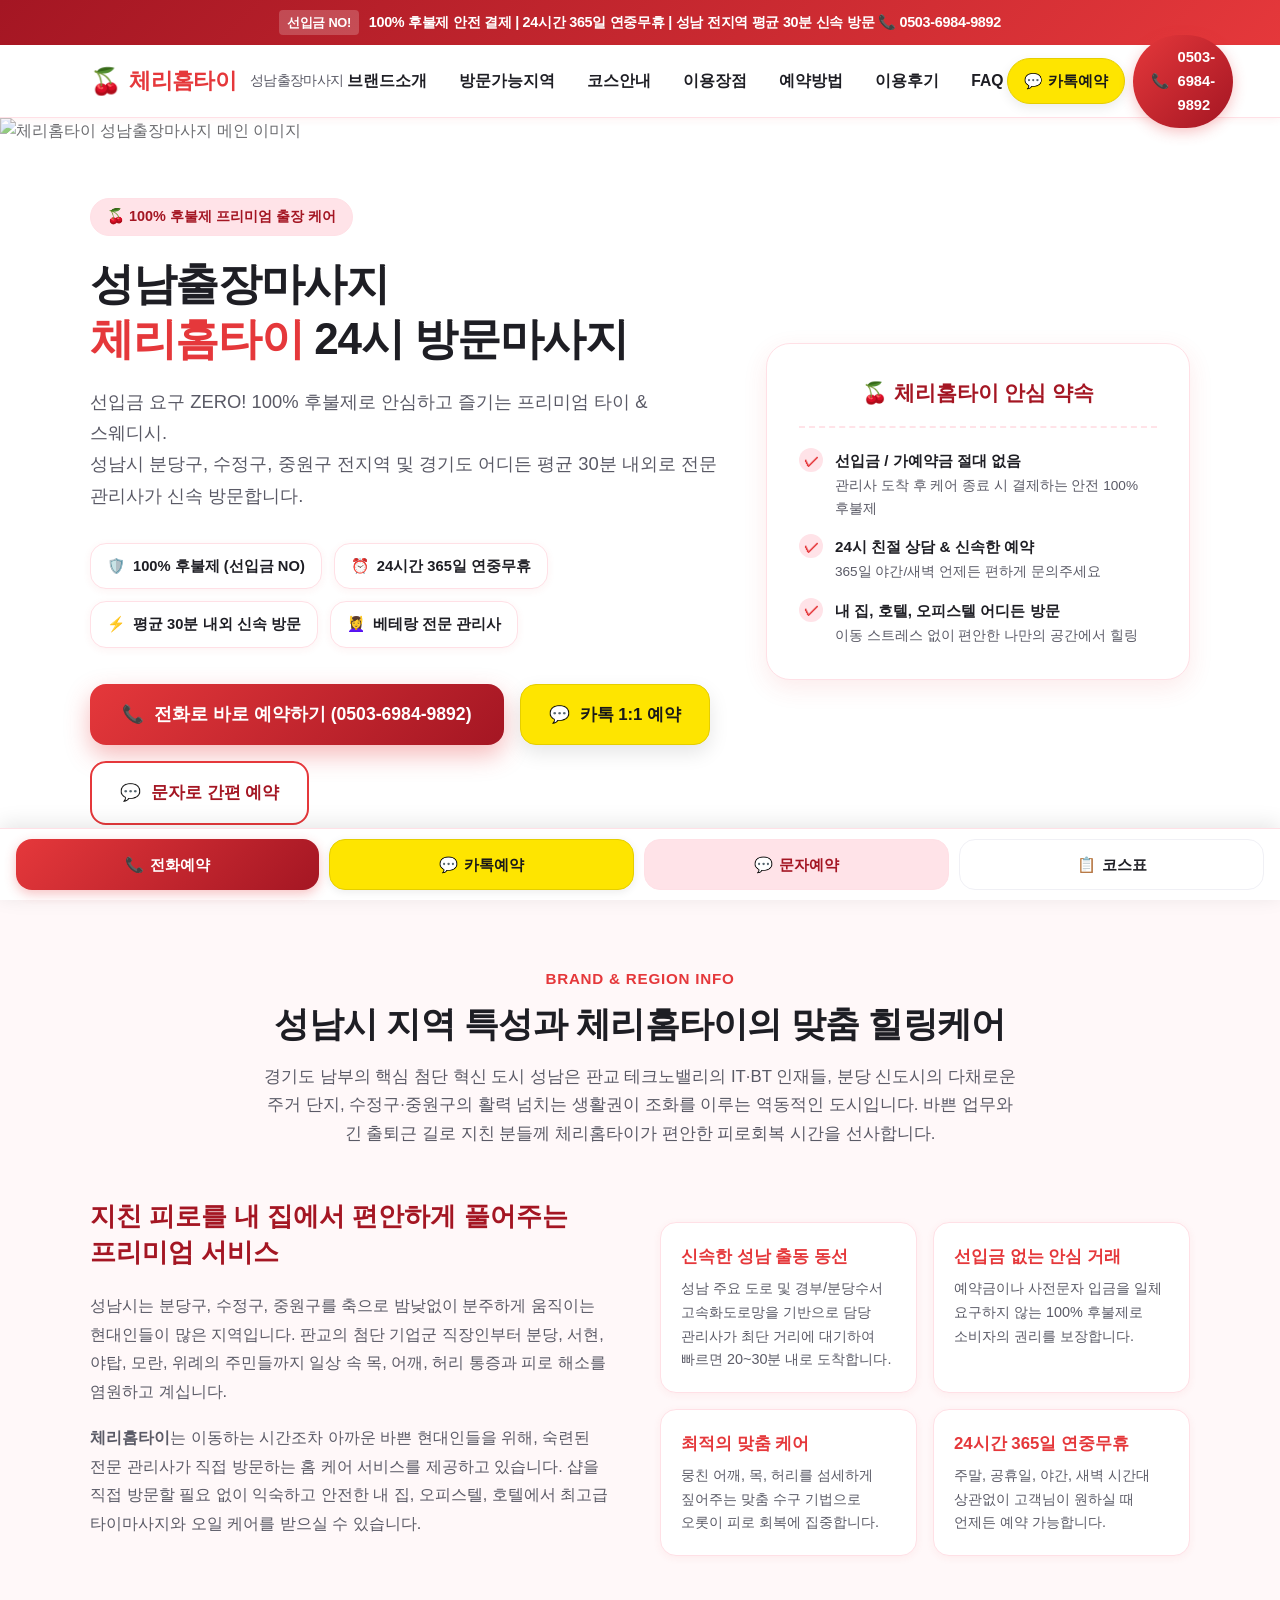
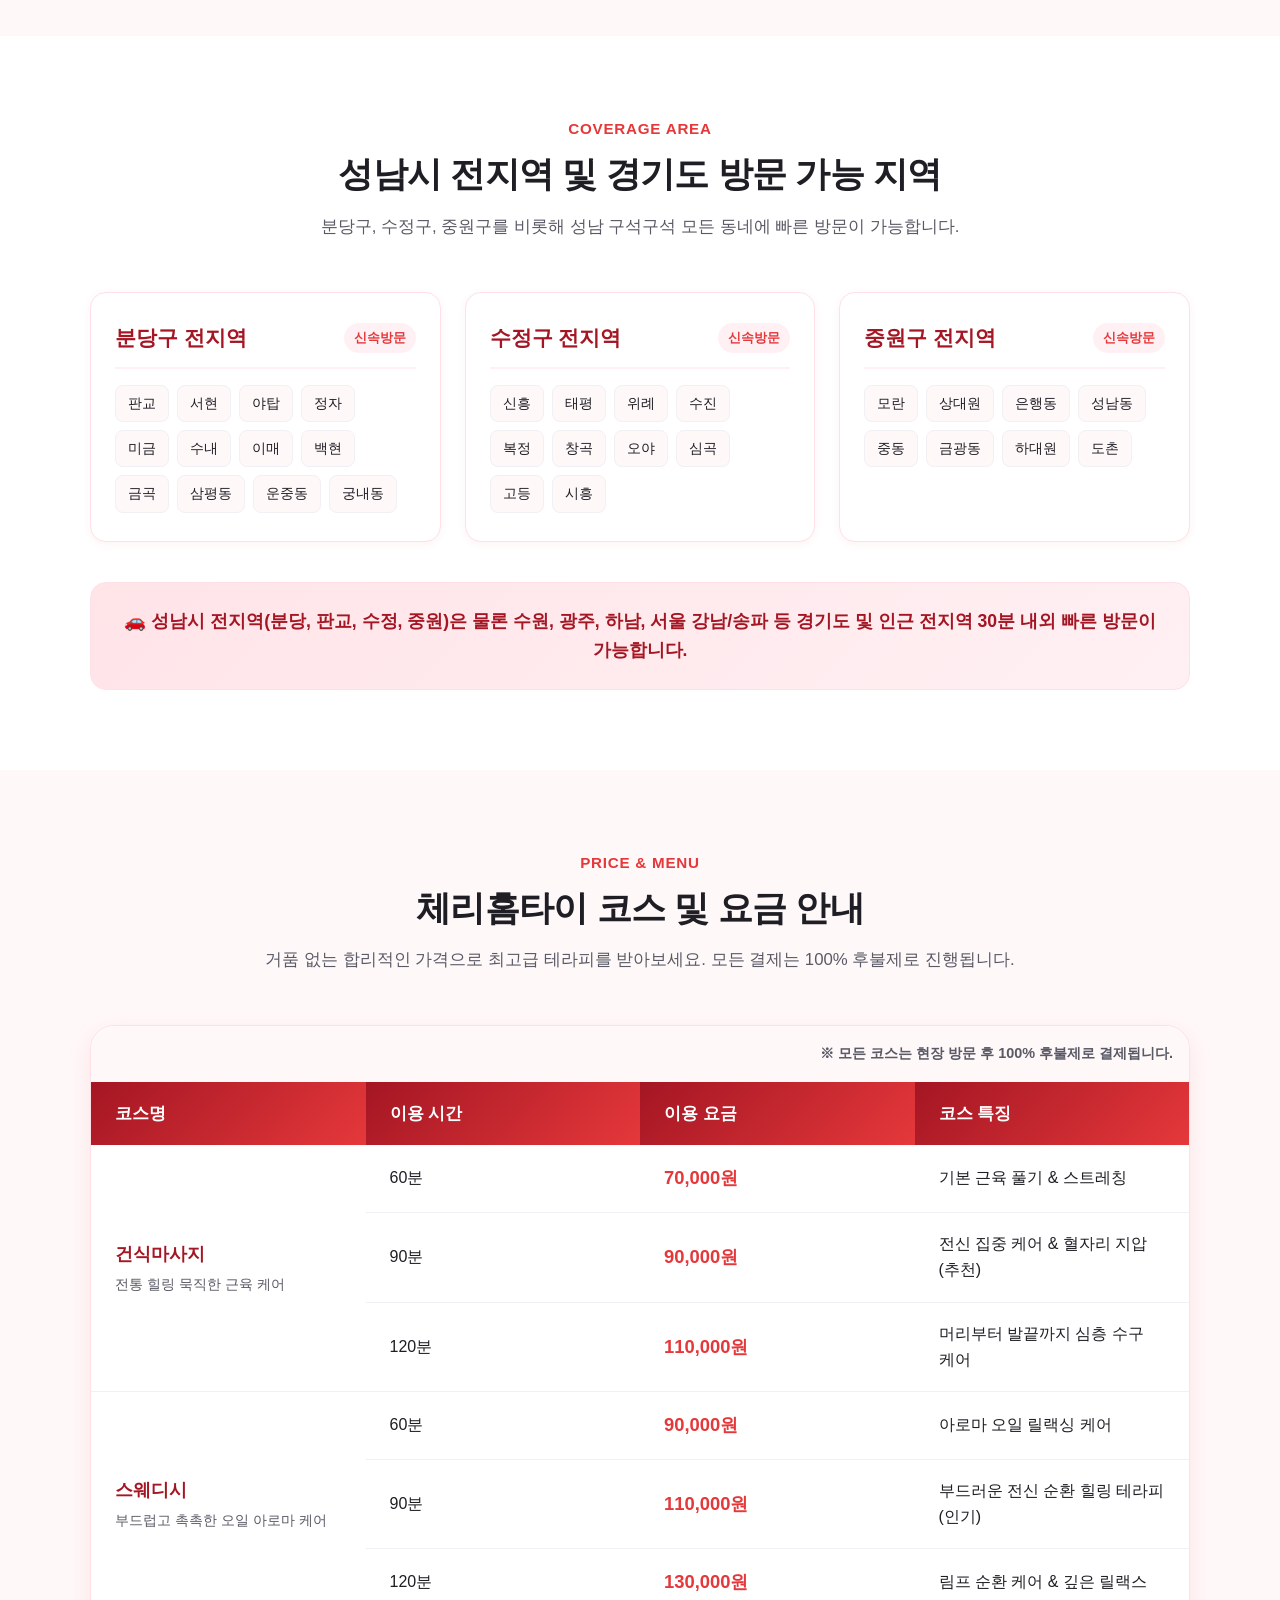
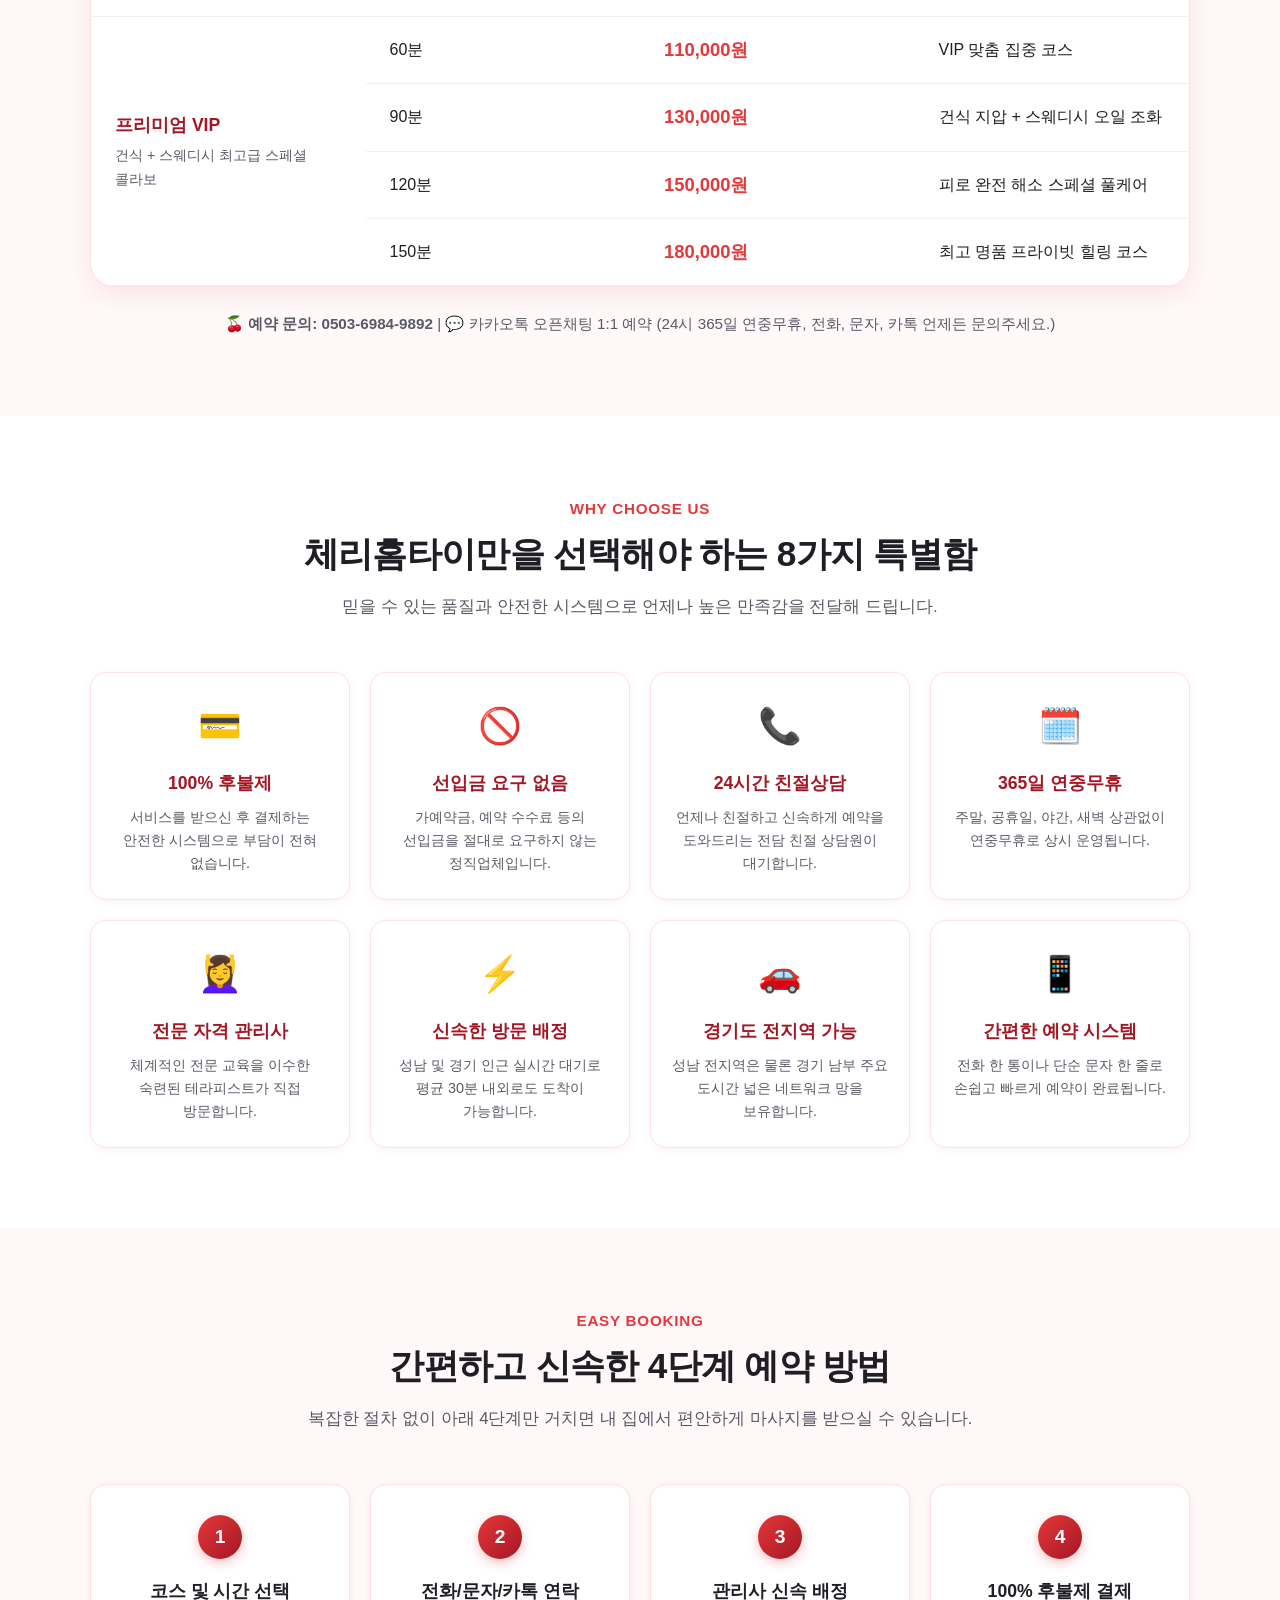
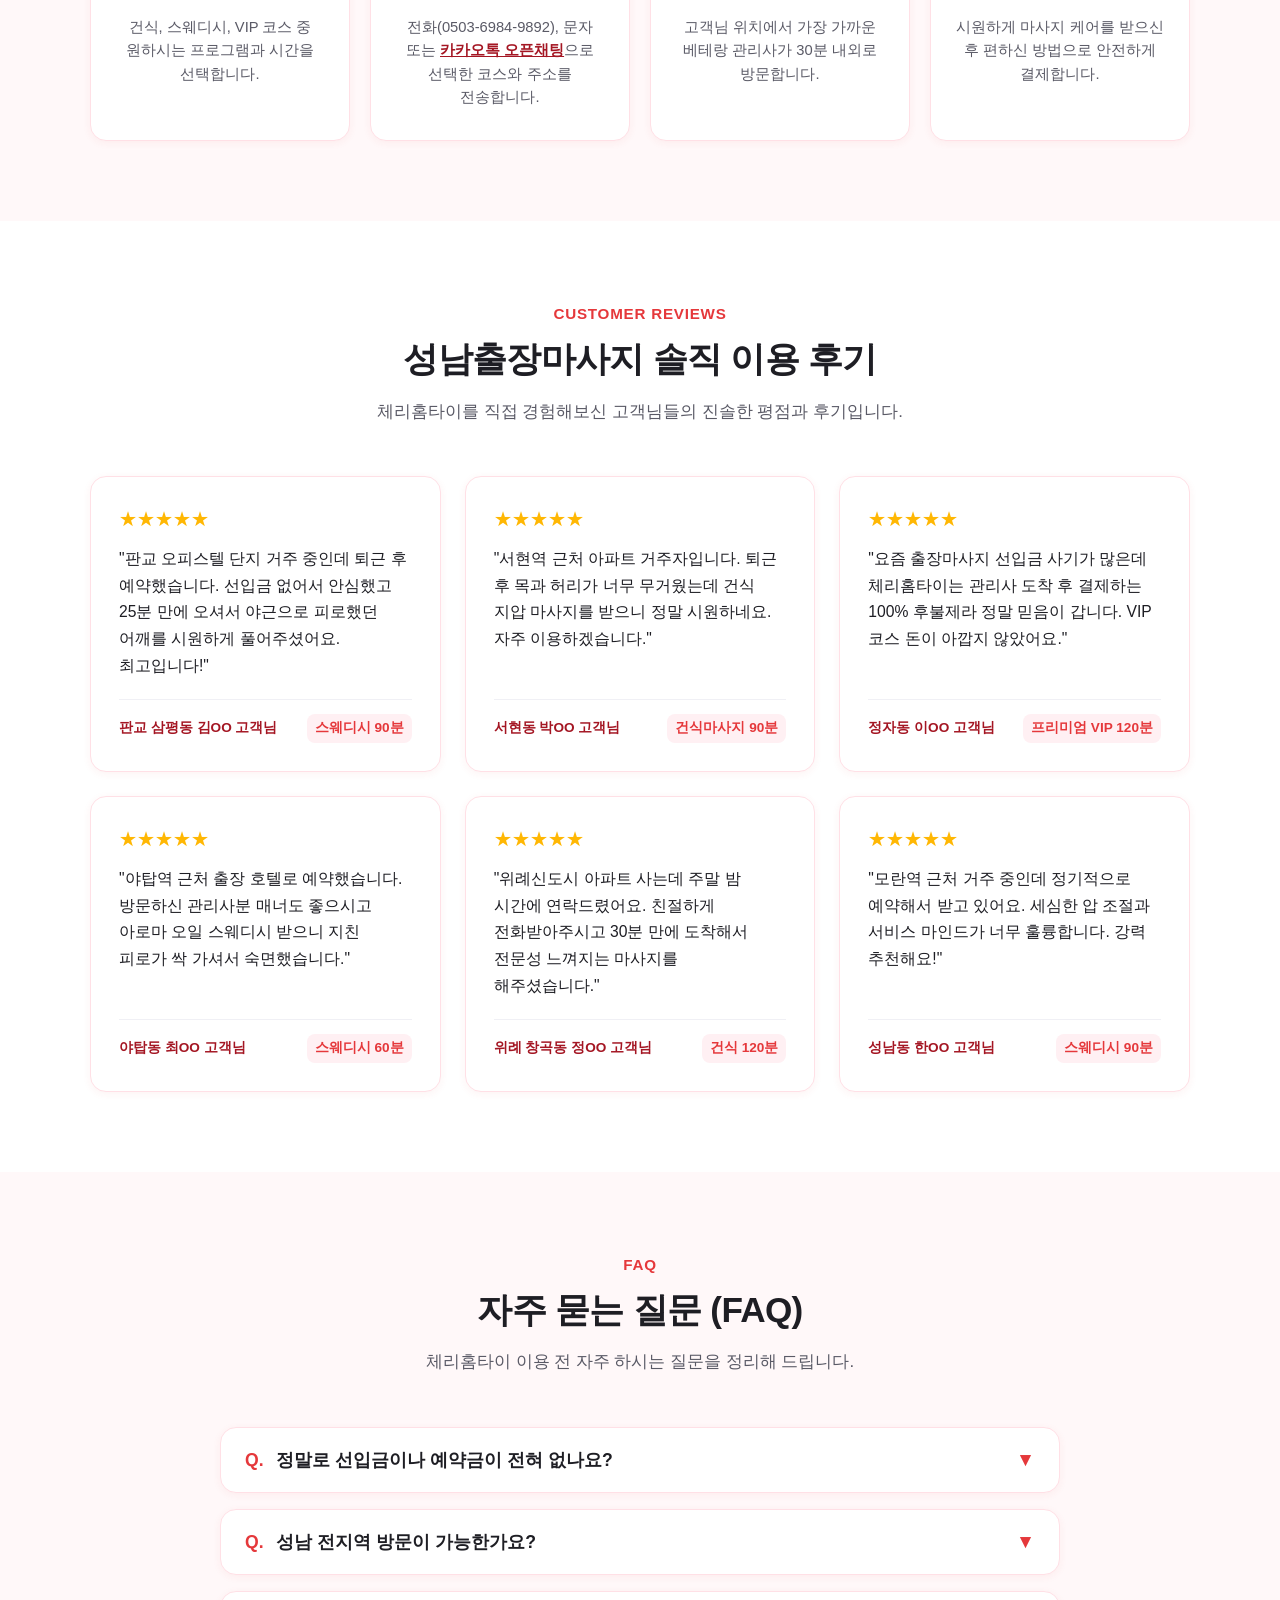
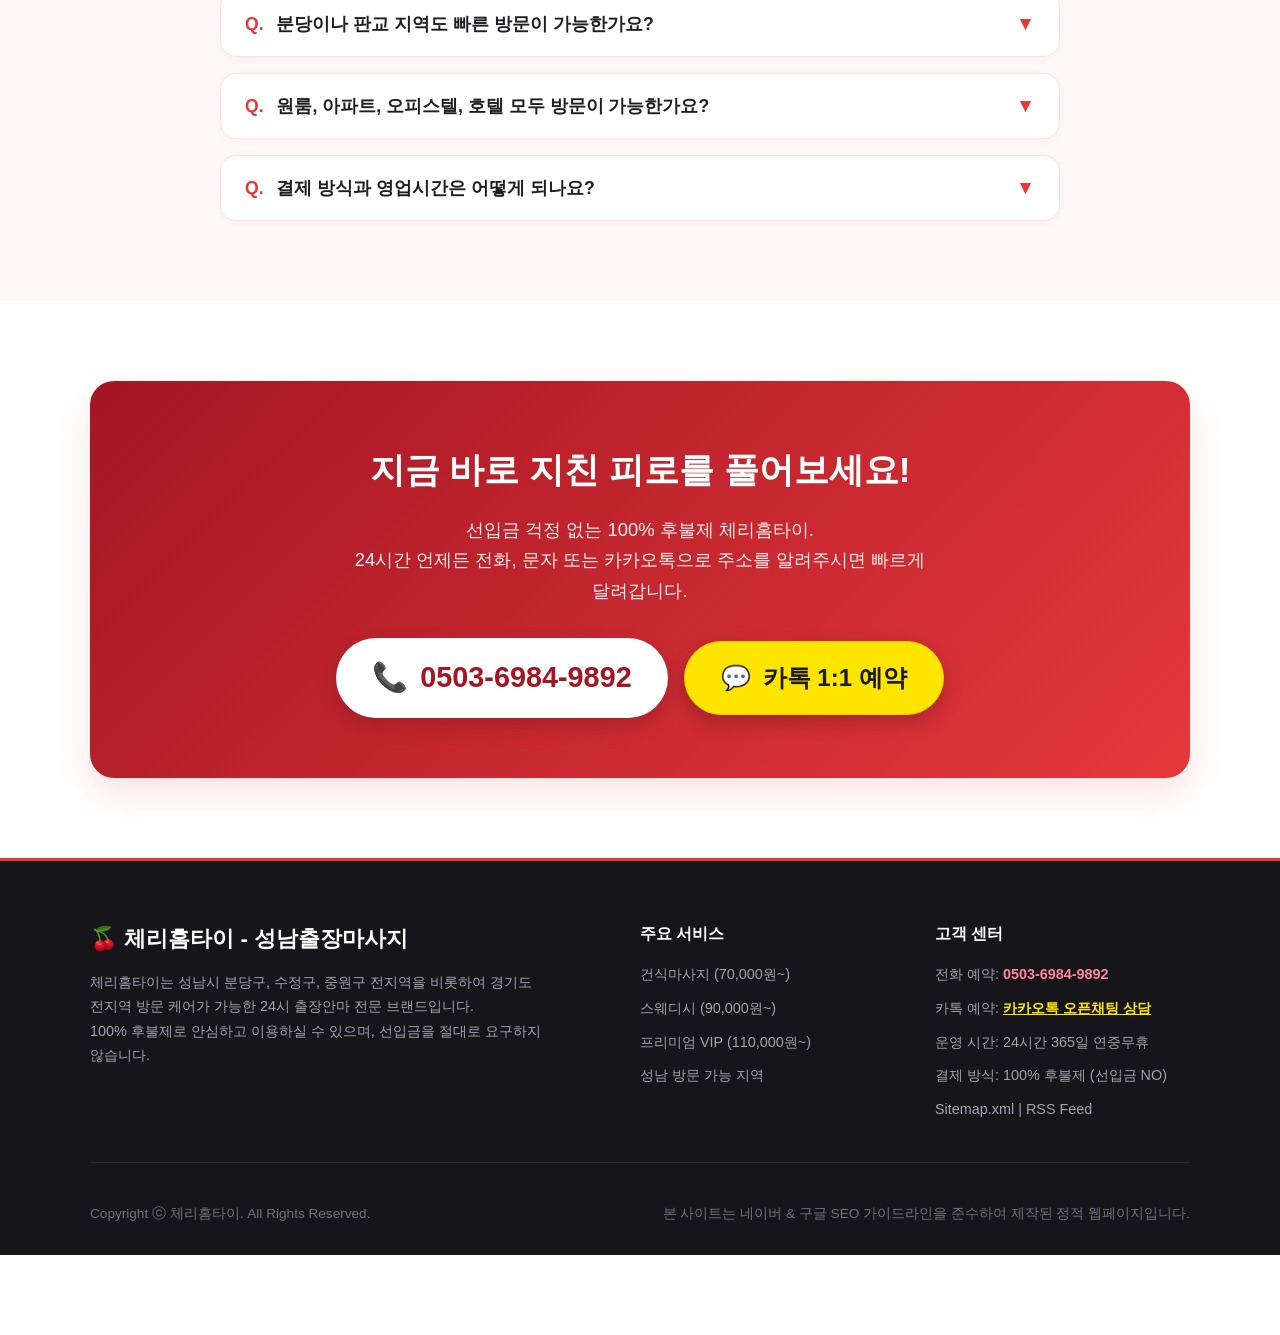
<file: index.html>
<!DOCTYPE html>
<html lang="ko">
<head>
  <meta charset="UTF-8">
  <meta name="viewport" content="width=device-width, initial-scale=1.0, maximum-scale=5.0">
  <meta http-equiv="X-UA-Compatible" content="IE=edge">
  
  <!-- Naver & Search Engine Verification -->
  <meta name="naver-site-verification" content="7aa9ab7d4a8866bc0a4c1fb76f53d74b">
  
  <!-- SEO Essential Title & Description -->
  <title>성남출장마사지 | 체리홈타이 24시간 방문마사지</title>
  <meta name="description" content="성남출장마사지 전문 체리홈타이입니다. 분당, 판교, 서현, 야탑, 정자, 모란 등 성남 전지역 24시간 방문 가능합니다. 선입금 없는 후불제 운영.">
  <meta name="keywords" content="성남출장마사지, 분당출장마사지, 판교출장마사지, 서현출장마사지, 야탑출장마사지, 정자동출장마사지, 모란출장마사지, 수정구출장마사지, 중원구출장마사지, 체리홈타이">
  
  <!-- Canonical URL -->
  <link rel="canonical" href="https://cherryseongnam.yongincherry.workers.dev/">
  
  <!-- Robots Indexing -->
  <meta name="robots" content="index, follow, max-image-preview:large, max-snippet:-1, max-video-preview:-1">
  <meta name="author" content="체리홈타이">
  
  <!-- Favicon -->
  <link rel="icon"
        type="image/png"
        sizes="48x48"
        href="https://cherryseongnam.yongincherry.workers.dev/cherrylogo.png">

  <link rel="shortcut icon"
        type="image/png"
        href="https://cherryseongnam.yongincherry.workers.dev/cherrylogo.png">

  <link rel="apple-touch-icon"
        href="https://cherryseongnam.yongincherry.workers.dev/cherrylogo.png">

  <!-- Open Graph (OG) Tags -->
  <meta property="og:type" content="website">
  <meta property="og:site_name" content="체리홈타이">
  <meta property="og:title" content="성남출장마사지 | 체리홈타이 24시간 방문마사지">
  <meta property="og:description" content="성남출장마사지 전문 체리홈타이입니다. 분당, 판교, 서현, 야탑, 정자, 모란 등 성남 전지역 24시간 방문 가능합니다. 선입금 없는 후불제 운영.">
  <meta property="og:url" content="https://cherryseongnam.yongincherry.workers.dev/">
  <meta property="og:image"
        content="https://cherryseongnam.yongincherry.workers.dev/seongnamog.png">
  <meta property="og:image:secure_url"
        content="https://cherryseongnam.yongincherry.workers.dev/seongnamog.png">
  <meta property="og:image:type"
        content="image/png">
  <meta property="og:image:width"
        content="600">
  <meta property="og:image:height"
        content="600">
  <meta property="og:image:alt"
        content="체리홈타이 성남출장마사지">
  <meta property="og:locale" content="ko_KR">

  <!-- Twitter Card Tags -->
  <meta name="twitter:card"
        content="summary_large_image">
  <meta name="twitter:title" content="성남출장마사지 | 체리홈타이 24시간 방문마사지">
  <meta name="twitter:description" content="성남출장마사지 전문 체리홈타이입니다. 분당, 판교, 서현, 야탑, 정자, 모란 등 성남 전지역 24시간 방문 가능합니다. 선입금 없는 후불제 운영.">
  <meta name="twitter:image"
        content="https://cherryseongnam.yongincherry.workers.dev/seongnamog.png">
  <meta name="twitter:image:alt"
        content="체리홈타이 성남출장마사지">

  <!-- Pure External CSS -->
  <link rel="stylesheet" href="style.css">

  <!-- JSON-LD Structured Data Schemas -->
  <script type="application/ld+json">
  {
    "@context": "https://schema.org",
    "@graph": [
      {
        "@type": ["ProfessionalService", "LocalBusiness"],
        "@id": "https://cherryseongnam.yongincherry.workers.dev/#localbusiness",
        "name": "체리홈타이 - 성남출장마사지",
        "image": "https://cherryseongnam.yongincherry.workers.dev/seongnamog.png",
        "url": "https://cherryseongnam.yongincherry.workers.dev/",
        "telephone": "0503-6984-9892",
        "priceRange": "70,000원 ~ 180,000원",
        "address": {
          "@type": "PostalAddress",
          "addressLocality": "성남시",
          "addressRegion": "경기도",
          "addressCountry": "KR"
        },
        "geo": {
          "@type": "GeoCoordinates",
          "latitude": "37.444917",
          "longitude": "127.138868"
        },
        "openingHoursSpecification": {
          "@type": "OpeningHoursSpecification",
          "dayOfWeek": ["Monday", "Tuesday", "Wednesday", "Thursday", "Friday", "Saturday", "Sunday"],
          "opens": "00:00",
          "closes": "24:00"
        },
        "areaServed": [
          {"@type": "AdministrativeArea", "name": "성남시 분당구"},
          {"@type": "AdministrativeArea", "name": "성남시 수정구"},
          {"@type": "AdministrativeArea", "name": "성남시 중원구"},
          {"@type": "AdministrativeArea", "name": "경기도 전지역"}
        ],
        "description": "성남출장마사지 전문 체리홈타이. 100% 후불제, 선입금 없음, 24시간 365일 연중무휴, 평균 30분 내외 방문."
      },
      {
        "@type": "WebSite",
        "@id": "https://cherryseongnam.yongincherry.workers.dev/#website",
        "url": "https://cherryseongnam.yongincherry.workers.dev/",
        "name": "체리홈타이 성남출장마사지",
        "inLanguage": "ko-KR"
      },
      {
        "@type": "Organization",
        "@id": "https://cherryseongnam.yongincherry.workers.dev/#organization",
        "name": "체리홈타이",
        "url": "https://cherryseongnam.yongincherry.workers.dev/",
        "logo": "https://cherryseongnam.yongincherry.workers.dev/cherrylogo.png",
        "contactPoint": {
          "@type": "ContactPoint",
          "telephone": "0503-6984-9892",
          "contactType": "customer service",
          "availableLanguage": "Korean"
        }
      },
      {
        "@type": "Service",
        "@id": "https://cherryseongnam.yongincherry.workers.dev/#service",
        "name": "성남출장마사지 - 체리홈타이",
        "provider": {
          "@id": "https://cherryseongnam.yongincherry.workers.dev/#organization"
        },
        "areaServed": {
          "@type": "AdministrativeArea",
          "name": "성남시"
        },
        "description": "성남 전지역 24시간 방문 출장마사지 서비스. 타이마사지, 스웨디시, VIP 케어 100% 후불제 제공."
      },
      {
        "@type": "BreadcrumbList",
        "@id": "https://cherryseongnam.yongincherry.workers.dev/#breadcrumb",
        "itemListElement": [
          {
            "@type": "ListItem",
            "position": 1,
            "name": "홈",
            "item": "https://cherryseongnam.yongincherry.workers.dev/"
          },
          {
            "@type": "ListItem",
            "position": 2,
            "name": "경기도 출장마사지",
            "item": "https://cherryseongnam.yongincherry.workers.dev/#about"
          },
          {
            "@type": "ListItem",
            "position": 3,
            "name": "성남출장마사지 (체리홈타이)",
            "item": "https://cherryseongnam.yongincherry.workers.dev/"
          }
        ]
      },
      {
        "@type": "FAQPage",
        "@id": "https://cherryseongnam.yongincherry.workers.dev/#faqpage",
        "mainEntity": [
          {
            "@type": "Question",
            "name": "정말로 선입금이나 예약금이 전혀 없나요?",
            "acceptedAnswer": {
              "@type": "Answer",
              "text": "네, 체리홈타이는 100% 후불제로만 운영됩니다. 가예약금, 출장비, 예약 수수료 등의 선입금을 절대로 요구하지 않으므로 안심하고 이용하실 수 있습니다."
            }
          },
          {
            "@type": "Question",
            "name": "성남 전지역 방문이 가능한가요?",
            "acceptedAnswer": {
              "@type": "Answer",
              "text": "네, 성남시 분당구, 수정구, 중원구 등 성남 전지역 평균 30분 내외로 신속하게 방문합니다. 최적화된 동선으로 관리사를 빠르게 배정합니다."
            }
          },
          {
            "@type": "Question",
            "name": "분당이나 판교 지역도 빠른 방문이 가능한가요?",
            "acceptedAnswer": {
              "@type": "Answer",
              "text": "네, 판교, 서현, 야탑, 정자, 미금, 수내 등 분당구 및 성남 주요 거점 대기 관리사가 상시 대기하여 빠르게 도착합니다."
            }
          },
          {
            "@type": "Question",
            "name": "원룸, 아파트, 오피스텔, 호텔 모두 방문 가능한가요?",
            "acceptedAnswer": {
              "@type": "Answer",
              "text": "네, 아파트, 오피스텔, 빌라, 원룸 등 개인 거주 공간과 호텔, 모텔 등 숙박업소 모두 방문 케어가 가능합니다."
            }
          },
          {
            "@type": "Question",
            "name": "결제 방식과 영업시간은 어떻게 되나요?",
            "acceptedAnswer": {
              "@type": "Answer",
              "text": "체리홈타이는 24시간 365일 연중무휴로 운영됩니다. 서비스 종료 후 현금 또는 계좌이체 등 100% 후불제로 결제하시면 됩니다."
            }
          }
        ]
      }
    ]
  }
  </script>
</head>
<body>

  <!-- Top Announcement Bar -->
  <div class="announcement-bar">
    <span>선입금 NO!</span> 100% 후불제 안전 결제 | 24시간 365일 연중무휴 | 성남 전지역 평균 30분 신속 방문 📞 <strong>0503-6984-9892</strong>
  </div>

  <!-- Header -->
  <header class="main-header">
    <div class="container header-inner">
      <a href="https://cherryseongnam.yongincherry.workers.dev/" class="logo" title="체리홈타이 메인으로 이동">
        <span class="cherry-icon">🍒</span>
        <span>체리홈타이</span>
        <span class="sub">성남출장마사지</span>
      </a>

      <nav class="nav-menu" id="navMenu">
        <a href="#about" class="nav-link">브랜드소개</a>
        <a href="#region" class="nav-link">방문가능지역</a>
        <a href="#course" class="nav-link">코스안내</a>
        <a href="#advantages" class="nav-link">이용장점</a>
        <a href="#reservation" class="nav-link">예약방법</a>
        <a href="#reviews" class="nav-link">이용후기</a>
        <a href="#faq" class="nav-link">FAQ</a>
      </nav>

      <div class="header-action-group" style="display: flex; align-items: center; gap: 8px;">
        <a href="https://open.kakao.com/o/s3zuwACi" target="_blank" rel="noopener noreferrer" class="header-kakao-btn" title="체리홈타이 카카오톡 예약 문의">
          <span>💬</span> 카톡예약
        </a>
        <a href="tel:0503-6984-9892" class="header-call-btn" title="체리홈타이 24시 전화 연결">
          <span>📞</span> 0503-6984-9892
        </a>
      </div>

      <button class="mobile-menu-btn" id="mobileMenuBtn" aria-label="모바일 메뉴 열기" aria-expanded="false">
        ☰
      </button>
    </div>
  </header>

  <main id="main-content">
    <!-- Hero Section -->
    <section class="hero-section" id="hero">
      <img
        id="heroBackgroundImage"
        class="hero-background-image"
        alt="체리홈타이 성남출장마사지 메인 이미지"
      >

      <div class="hero-background-overlay" aria-hidden="true"></div>

      <div class="hero-inner container hero-grid">
        <div class="hero-content">
          <div class="hero-tag">
            <span>🍒 100% 후불제 프리미엄 출장 케어</span>
          </div>
          <!-- Primary H1 tag for SEO -->
          <h1 class="hero-title">
            성남출장마사지<br>
            <span class="highlight">체리홈타이</span> 24시 방문마사지
          </h1>
          <p class="hero-subtitle">
            선입금 요구 ZERO! 100% 후불제로 안심하고 즐기는 프리미엄 타이 &amp; 스웨디시.<br>
            성남시 분당구, 수정구, 중원구 전지역 및 경기도 어디든 평균 30분 내외로 전문 관리사가 신속 방문합니다.
          </p>

          <div class="hero-badges">
            <div class="hero-badge-item">
              <span class="badge-icon">🛡️</span> 100% 후불제 (선입금 NO)
            </div>
            <div class="hero-badge-item">
              <span class="badge-icon">⏰</span> 24시간 365일 연중무휴
            </div>
            <div class="hero-badge-item">
              <span class="badge-icon">⚡</span> 평균 30분 내외 신속 방문
            </div>
            <div class="hero-badge-item">
              <span class="badge-icon">💆‍♀️</span> 베테랑 전문 관리사
            </div>
          </div>

          <div class="hero-cta-group">
            <a href="tel:0503-6984-9892" class="btn-primary" title="전화로 바로 예약하기">
              <span>📞</span> 전화로 바로 예약하기 (0503-6984-9892)
            </a>
            <a href="https://open.kakao.com/o/s3zuwACi" target="_blank" rel="noopener noreferrer" class="btn-kakao" title="카카오톡 오픈채팅으로 1:1 예약하기">
              <span>💬</span> 카톡 1:1 예약
            </a>
            <a href="sms:0503-6984-9892?body=성남출장마사지%20예약문의%20드립니다." class="btn-secondary" title="문자로 간편 예약하기">
              <span>💬</span> 문자로 간편 예약
            </a>
          </div>
        </div>

        <div class="hero-card">
          <div class="hero-card-header">
            <h3>🍒 체리홈타이 안심 약속</h3>
          </div>
          <div class="hero-card-list">
            <div class="hero-card-item">
              <span class="check">✓</span>
              <div>
                <strong>선입금 / 가예약금 절대 없음</strong>
                <p style="font-size: 0.85rem; color: var(--text-muted); margin-top:2px;">관리사 도착 후 케어 종료 시 결제하는 안전 100% 후불제</p>
              </div>
            </div>
            <div class="hero-card-item">
              <span class="check">✓</span>
              <div>
                <strong>24시 친절 상담 &amp; 신속한 예약</strong>
                <p style="font-size: 0.85rem; color: var(--text-muted); margin-top:2px;">365일 야간/새벽 언제든 편하게 문의주세요</p>
              </div>
            </div>
            <div class="hero-card-item">
              <span class="check">✓</span>
              <div>
                <strong>내 집, 호텔, 오피스텔 어디든 방문</strong>
                <p style="font-size: 0.85rem; color: var(--text-muted); margin-top:2px;">이동 스트레스 없이 편안한 나만의 공간에서 힐링</p>
              </div>
            </div>
          </div>
        </div>
      </div>
    </section>

    <!-- About Seongnam Section -->
    <section class="section section-bg-light" id="about">
      <div class="container">
        <div class="section-header">
          <span class="section-subtitle">Brand &amp; Region Info</span>
          <h2 class="section-title">성남시 지역 특성과 체리홈타이의 맞춤 힐링케어</h2>
          <p class="section-desc">
            경기도 남부의 핵심 첨단 혁신 도시 성남은 판교 테크노밸리의 IT·BT 인재들, 분당 신도시의 다채로운 주거 단지, 수정구·중원구의 활력 넘치는 생활권이 조화를 이루는 역동적인 도시입니다.
            바쁜 업무와 긴 출퇴근 길로 지친 분들께 체리홈타이가 편안한 피로회복 시간을 선사합니다.
          </p>
        </div>

        <div class="about-grid">
          <div class="about-text">
            <h3>지친 피로를 내 집에서 편안하게 풀어주는 프리미엄 서비스</h3>
            <p>
              성남시는 분당구, 수정구, 중원구를 축으로 밤낮없이 분주하게 움직이는 현대인들이 많은 지역입니다. 판교의 첨단 기업군 직장인부터 분당, 서현, 야탑, 모란, 위례의 주민들까지 일상 속 목, 어깨, 허리 통증과 피로 해소를 염원하고 계십니다.
            </p>
            <p>
              <strong>체리홈타이</strong>는 이동하는 시간조차 아까운 바쁜 현대인들을 위해, 숙련된 전문 관리사가 직접 방문하는 홈 케어 서비스를 제공하고 있습니다. 샵을 직접 방문할 필요 없이 익숙하고 안전한 내 집, 오피스텔, 호텔에서 최고급 타이마사지와 오일 케어를 받으실 수 있습니다.
            </p>
          </div>

          <div class="about-features">
            <div class="about-feature-card">
              <h4>신속한 성남 출동 동선</h4>
              <p>성남 주요 도로 및 경부/분당수서 고속화도로망을 기반으로 담당 관리사가 최단 거리에 대기하여 빠르면 20~30분 내로 도착합니다.</p>
            </div>
            <div class="about-feature-card">
              <h4>선입금 없는 안심 거래</h4>
              <p>예약금이나 사전문자 입금을 일체 요구하지 않는 100% 후불제로 소비자의 권리를 보장합니다.</p>
            </div>
            <div class="about-feature-card">
              <h4>최적의 맞춤 케어</h4>
              <p>뭉친 어깨, 목, 허리를 섬세하게 짚어주는 맞춤 수구 기법으로 오롯이 피로 회복에 집중합니다.</p>
            </div>
            <div class="about-feature-card">
              <h4>24시간 365일 연중무휴</h4>
              <p>주말, 공휴일, 야간, 새벽 시간대 상관없이 고객님이 원하실 때 언제든 예약 가능합니다.</p>
            </div>
          </div>
        </div>
      </div>
    </section>

    <!-- Service Region Section -->
    <section class="section" id="region">
      <div class="container">
        <div class="section-header">
          <span class="section-subtitle">Coverage Area</span>
          <h2 class="section-title">성남시 전지역 및 경기도 방문 가능 지역</h2>
          <p class="section-desc">
            분당구, 수정구, 중원구를 비롯해 성남 구석구석 모든 동네에 빠른 방문이 가능합니다.
          </p>
        </div>

        <div class="region-cards-grid">
          <!-- Bundang-gu -->
          <div class="region-card">
            <div class="region-card-header">
              <h3>분당구 전지역</h3>
              <span class="region-tag">신속방문</span>
            </div>
            <div class="region-list">
              <span class="region-chip">판교</span>
              <span class="region-chip">서현</span>
              <span class="region-chip">야탑</span>
              <span class="region-chip">정자</span>
              <span class="region-chip">미금</span>
              <span class="region-chip">수내</span>
              <span class="region-chip">이매</span>
              <span class="region-chip">백현</span>
              <span class="region-chip">금곡</span>
              <span class="region-chip">삼평동</span>
              <span class="region-chip">운중동</span>
              <span class="region-chip">궁내동</span>
            </div>
          </div>

          <!-- Sujeong-gu -->
          <div class="region-card">
            <div class="region-card-header">
              <h3>수정구 전지역</h3>
              <span class="region-tag">신속방문</span>
            </div>
            <div class="region-list">
              <span class="region-chip">신흥</span>
              <span class="region-chip">태평</span>
              <span class="region-chip">위례</span>
              <span class="region-chip">수진</span>
              <span class="region-chip">복정</span>
              <span class="region-chip">창곡</span>
              <span class="region-chip">오야</span>
              <span class="region-chip">심곡</span>
              <span class="region-chip">고등</span>
              <span class="region-chip">시흥</span>
            </div>
          </div>

          <!-- Jungwon-gu -->
          <div class="region-card">
            <div class="region-card-header">
              <h3>중원구 전지역</h3>
              <span class="region-tag">신속방문</span>
            </div>
            <div class="region-list">
              <span class="region-chip">모란</span>
              <span class="region-chip">상대원</span>
              <span class="region-chip">은행동</span>
              <span class="region-chip">성남동</span>
              <span class="region-chip">중동</span>
              <span class="region-chip">금광동</span>
              <span class="region-chip">하대원</span>
              <span class="region-chip">도촌</span>
            </div>
          </div>
        </div>

        <div class="region-banner">
          🚗 성남시 전지역(분당, 판교, 수정, 중원)은 물론 수원, 광주, 하남, 서울 강남/송파 등 <strong>경기도 및 인근 전지역 30분 내외 빠른 방문</strong>이 가능합니다.
        </div>
      </div>
    </section>

    <!-- Course & Price Table Section -->
    <section class="section section-bg-light" id="course">
      <div class="container">
        <div class="section-header">
          <span class="section-subtitle">Price &amp; Menu</span>
          <h2 class="section-title">체리홈타이 코스 및 요금 안내</h2>
          <p class="section-desc">
            거품 없는 합리적인 가격으로 최고급 테라피를 받아보세요. 모든 결제는 100% 후불제로 진행됩니다.
          </p>
        </div>

        <div class="course-table-container">
          <table class="course-table">
            <caption>※ 모든 코스는 현장 방문 후 100% 후불제로 결제됩니다.</caption>
            <thead>
              <tr>
                <th scope="col" style="width: 25%;">코스명</th>
                <th scope="col" style="width: 25%;">이용 시간</th>
                <th scope="col" style="width: 25%;">이용 요금</th>
                <th scope="col" style="width: 25%;">코스 특징</th>
              </tr>
            </thead>
            <tbody>
              <!-- 건식마사지 -->
              <tr>
                <td rowspan="3">
                  <span class="course-name-badge">건식마사지</span>
                  <span class="course-desc-text">전통 힐링 묵직한 근육 케어</span>
                </td>
                <td>60분</td>
                <td><span class="price-text">70,000원</span></td>
                <td>기본 근육 풀기 &amp; 스트레칭</td>
              </tr>
              <tr>
                <td>90분</td>
                <td><span class="price-text">90,000원</span></td>
                <td>전신 집중 케어 &amp; 혈자리 지압 (추천)</td>
              </tr>
              <tr>
                <td>120분</td>
                <td><span class="price-text">110,000원</span></td>
                <td>머리부터 발끝까지 심층 수구 케어</td>
              </tr>

              <!-- 스웨디시 -->
              <tr>
                <td rowspan="3">
                  <span class="course-name-badge">스웨디시</span>
                  <span class="course-desc-text">부드럽고 촉촉한 오일 아로마 케어</span>
                </td>
                <td>60분</td>
                <td><span class="price-text">90,000원</span></td>
                <td>아로마 오일 릴랙싱 케어</td>
              </tr>
              <tr>
                <td>90분</td>
                <td><span class="price-text">110,000원</span></td>
                <td>부드러운 전신 순환 힐링 테라피 (인기)</td>
              </tr>
              <tr>
                <td>120분</td>
                <td><span class="price-text">130,000원</span></td>
                <td>림프 순환 케어 &amp; 깊은 릴랙스</td>
              </tr>

              <!-- 프리미엄 VIP -->
              <tr>
                <td rowspan="4">
                  <span class="course-name-badge">프리미엄 VIP</span>
                  <span class="course-desc-text">건식 + 스웨디시 최고급 스페셜 콜라보</span>
                </td>
                <td>60분</td>
                <td><span class="price-text">110,000원</span></td>
                <td>VIP 맞춤 집중 코스</td>
              </tr>
              <tr>
                <td>90분</td>
                <td><span class="price-text">130,000원</span></td>
                <td>건식 지압 + 스웨디시 오일 조화</td>
              </tr>
              <tr>
                <td>120분</td>
                <td><span class="price-text">150,000원</span></td>
                <td>피로 완전 해소 스페셜 풀케어</td>
              </tr>
              <tr>
                <td>150분</td>
                <td><span class="price-text">180,000원</span></td>
                <td>최고 명품 프라이빗 힐링 코스</td>
              </tr>
            </tbody>
          </table>
        </div>

        <!-- Mobile Dedicated Course Cards (Optimized for Mobile View) -->
        <div class="mobile-course-list">
          <!-- 건식마사지 -->
          <div class="mobile-course-card">
            <div class="mobile-course-header">
              <span class="mobile-course-badge">건식마사지</span>
              <span class="mobile-course-sub">전통 힐링 묵직한 근육 케어</span>
            </div>
            <div class="mobile-course-items">
              <div class="mobile-course-row">
                <div class="mobile-course-time-wrap">
                  <span class="mobile-time-badge">60분</span>
                  <span class="mobile-price-val">70,000원</span>
                </div>
                <div class="mobile-course-feat">기본 근육 풀기 &amp; 스트레칭</div>
              </div>
              <div class="mobile-course-row highlight">
                <div class="mobile-course-time-wrap">
                  <span class="mobile-time-badge">90분</span>
                  <span class="mobile-price-val">90,000원</span>
                  <span class="mobile-tag-recommend">추천</span>
                </div>
                <div class="mobile-course-feat">전신 집중 케어 &amp; 혈자리 지압</div>
              </div>
              <div class="mobile-course-row">
                <div class="mobile-course-time-wrap">
                  <span class="mobile-time-badge">120분</span>
                  <span class="mobile-price-val">110,000원</span>
                </div>
                <div class="mobile-course-feat">머리부터 발끝까지 심층 수구 케어</div>
              </div>
            </div>
          </div>

          <!-- 스웨디시 -->
          <div class="mobile-course-card">
            <div class="mobile-course-header">
              <span class="mobile-course-badge">스웨디시</span>
              <span class="mobile-course-sub">부드럽고 촉촉한 오일 아로마 케어</span>
            </div>
            <div class="mobile-course-items">
              <div class="mobile-course-row">
                <div class="mobile-course-time-wrap">
                  <span class="mobile-time-badge">60분</span>
                  <span class="mobile-price-val">90,000원</span>
                </div>
                <div class="mobile-course-feat">아로마 오일 릴랙싱 케어</div>
              </div>
              <div class="mobile-course-row highlight">
                <div class="mobile-course-time-wrap">
                  <span class="mobile-time-badge">90분</span>
                  <span class="mobile-price-val">110,000원</span>
                  <span class="mobile-tag-popular">인기</span>
                </div>
                <div class="mobile-course-feat">부드러운 전신 순환 힐링 테라피</div>
              </div>
              <div class="mobile-course-row">
                <div class="mobile-course-time-wrap">
                  <span class="mobile-time-badge">120분</span>
                  <span class="mobile-price-val">130,000원</span>
                </div>
                <div class="mobile-course-feat">림프 순환 케어 &amp; 깊은 릴랙스</div>
              </div>
            </div>
          </div>

          <!-- 프리미엄 VIP -->
          <div class="mobile-course-card vip">
            <div class="mobile-course-header vip-header">
              <span class="mobile-course-badge vip-badge">👑 프리미엄 VIP</span>
              <span class="mobile-course-sub">건식 + 스웨디시 최고급 스페셜 콜라보</span>
            </div>
            <div class="mobile-course-items">
              <div class="mobile-course-row">
                <div class="mobile-course-time-wrap">
                  <span class="mobile-time-badge">60분</span>
                  <span class="mobile-price-val">110,000원</span>
                </div>
                <div class="mobile-course-feat">VIP 맞춤 집중 코스</div>
              </div>
              <div class="mobile-course-row">
                <div class="mobile-course-time-wrap">
                  <span class="mobile-time-badge">90분</span>
                  <span class="mobile-price-val">130,000원</span>
                </div>
                <div class="mobile-course-feat">건식 지압 + 스웨디시 오일 조화</div>
              </div>
              <div class="mobile-course-row highlight">
                <div class="mobile-course-time-wrap">
                  <span class="mobile-time-badge">120분</span>
                  <span class="mobile-price-val">150,000원</span>
                  <span class="mobile-tag-recommend">추천</span>
                </div>
                <div class="mobile-course-feat">피로 완전 해소 스페셜 풀케어</div>
              </div>
              <div class="mobile-course-row">
                <div class="mobile-course-time-wrap">
                  <span class="mobile-time-badge">150분</span>
                  <span class="mobile-price-val">180,000원</span>
                </div>
                <div class="mobile-course-feat">최고 명품 프라이빗 힐링 코스</div>
              </div>
            </div>
          </div>
        </div>

        <p class="course-note">
          🍒 <strong>예약 문의: 0503-6984-9892</strong> | <a href="https://open.kakao.com/o/s3zuwACi" target="_blank" rel="noopener noreferrer" class="course-kakao-link">💬 카카오톡 오픈채팅 1:1 예약</a> (24시 365일 연중무휴, 전화, 문자, 카톡 언제든 문의주세요.)
        </p>
      </div>
    </section>

    <!-- Advantages Section -->
    <section class="section" id="advantages">
      <div class="container">
        <div class="section-header">
          <span class="section-subtitle">Why Choose Us</span>
          <h2 class="section-title">체리홈타이만을 선택해야 하는 8가지 특별함</h2>
          <p class="section-desc">
            믿을 수 있는 품질과 안전한 시스템으로 언제나 높은 만족감을 전달해 드립니다.
          </p>
        </div>

        <div class="advantages-grid">
          <div class="adv-card">
            <span class="adv-icon">💳</span>
            <h3>100% 후불제</h3>
            <p>서비스를 받으신 후 결제하는 안전한 시스템으로 부담이 전혀 없습니다.</p>
          </div>
          <div class="adv-card">
            <span class="adv-icon">🚫</span>
            <h3>선입금 요구 없음</h3>
            <p>가예약금, 예약 수수료 등의 선입금을 절대로 요구하지 않는 정직업체입니다.</p>
          </div>
          <div class="adv-card">
            <span class="adv-icon">📞</span>
            <h3>24시간 친절상담</h3>
            <p>언제나 친절하고 신속하게 예약을 도와드리는 전담 친절 상담원이 대기합니다.</p>
          </div>
          <div class="adv-card">
            <span class="adv-icon">🗓️</span>
            <h3>365일 연중무휴</h3>
            <p>주말, 공휴일, 야간, 새벽 상관없이 연중무휴로 상시 운영됩니다.</p>
          </div>
          <div class="adv-card">
            <span class="adv-icon">💆‍♀️</span>
            <h3>전문 자격 관리사</h3>
            <p>체계적인 전문 교육을 이수한 숙련된 테라피스트가 직접 방문합니다.</p>
          </div>
          <div class="adv-card">
            <span class="adv-icon">⚡</span>
            <h3>신속한 방문 배정</h3>
            <p>성남 및 경기 인근 실시간 대기로 평균 30분 내외로도 도착이 가능합니다.</p>
          </div>
          <div class="adv-card">
            <span class="adv-icon">🚗</span>
            <h3>경기도 전지역 가능</h3>
            <p>성남 전지역은 물론 경기 남부 주요 도시간 넓은 네트워크 망을 보유합니다.</p>
          </div>
          <div class="adv-card">
            <span class="adv-icon">📱</span>
            <h3>간편한 예약 시스템</h3>
            <p>전화 한 통이나 단순 문자 한 줄로 손쉽고 빠르게 예약이 완료됩니다.</p>
          </div>
        </div>
      </div>
    </section>

    <!-- Reservation Steps Section -->
    <section class="section section-bg-light" id="reservation">
      <div class="container">
        <div class="section-header">
          <span class="section-subtitle">Easy Booking</span>
          <h2 class="section-title">간편하고 신속한 4단계 예약 방법</h2>
          <p class="section-desc">
            복잡한 절차 없이 아래 4단계만 거치면 내 집에서 편안하게 마사지를 받으실 수 있습니다.
          </p>
        </div>

        <div class="reservation-steps-grid">
          <div class="step-card">
            <div class="step-number">1</div>
            <h3>코스 및 시간 선택</h3>
            <p>건식, 스웨디시, VIP 코스 중 원하시는 프로그램과 시간을 선택합니다.</p>
          </div>
          <div class="step-card">
            <div class="step-number">2</div>
            <h3>전화/문자/카톡 연락</h3>
            <p>전화(0503-6984-9892), 문자 또는 <a href="https://open.kakao.com/o/s3zuwACi" target="_blank" rel="noopener noreferrer" style="color:var(--red-dark); font-weight:800; text-decoration:underline;">카카오톡 오픈채팅</a>으로 선택한 코스와 주소를 전송합니다.</p>
          </div>
          <div class="step-card">
            <div class="step-number">3</div>
            <h3>관리사 신속 배정</h3>
            <p>고객님 위치에서 가장 가까운 베테랑 관리사가 30분 내외로 방문합니다.</p>
          </div>
          <div class="step-card">
            <div class="step-number">4</div>
            <h3>100% 후불제 결제</h3>
            <p>시원하게 마사지 케어를 받으신 후 편하신 방법으로 안전하게 결제합니다.</p>
          </div>
        </div>
      </div>
    </section>

    <!-- Reviews Section -->
    <section class="section" id="reviews">
      <div class="container">
        <div class="section-header">
          <span class="section-subtitle">Customer Reviews</span>
          <h2 class="section-title">성남출장마사지 솔직 이용 후기</h2>
          <p class="section-desc">
            체리홈타이를 직접 경험해보신 고객님들의 진솔한 평점과 후기입니다.
          </p>
        </div>

        <div class="reviews-grid">
          <div class="review-card">
            <div>
              <div class="review-stars">★★★★★</div>
              <p class="review-text">
                "판교 오피스텔 단지 거주 중인데 퇴근 후 예약했습니다. 선입금 없어서 안심했고 25분 만에 오셔서 야근으로 피로했던 어깨를 시원하게 풀어주셨어요. 최고입니다!"
              </p>
            </div>
            <div class="review-meta">
              <span class="review-author">판교 삼평동 김OO 고객님</span>
              <span class="review-course">스웨디시 90분</span>
            </div>
          </div>

          <div class="review-card">
            <div>
              <div class="review-stars">★★★★★</div>
              <p class="review-text">
                "서현역 근처 아파트 거주자입니다. 퇴근 후 목과 허리가 너무 무거웠는데 건식 지압 마사지를 받으니 정말 시원하네요. 자주 이용하겠습니다."
              </p>
            </div>
            <div class="review-meta">
              <span class="review-author">서현동 박OO 고객님</span>
              <span class="review-course">건식마사지 90분</span>
            </div>
          </div>

          <div class="review-card">
            <div>
              <div class="review-stars">★★★★★</div>
              <p class="review-text">
                "요즘 출장마사지 선입금 사기가 많은데 체리홈타이는 관리사 도착 후 결제하는 100% 후불제라 정말 믿음이 갑니다. VIP 코스 돈이 아깝지 않았어요."
              </p>
            </div>
            <div class="review-meta">
              <span class="review-author">정자동 이OO 고객님</span>
              <span class="review-course">프리미엄 VIP 120분</span>
            </div>
          </div>

          <div class="review-card">
            <div>
              <div class="review-stars">★★★★★</div>
              <p class="review-text">
                "야탑역 근처 출장 호텔로 예약했습니다. 방문하신 관리사분 매너도 좋으시고 아로마 오일 스웨디시 받으니 지친 피로가 싹 가셔서 숙면했습니다."
              </p>
            </div>
            <div class="review-meta">
              <span class="review-author">야탑동 최OO 고객님</span>
              <span class="review-course">스웨디시 60분</span>
            </div>
          </div>

          <div class="review-card">
            <div>
              <div class="review-stars">★★★★★</div>
              <p class="review-text">
                "위례신도시 아파트 사는데 주말 밤 시간에 연락드렸어요. 친절하게 전화받아주시고 30분 만에 도착해서 전문성 느껴지는 마사지를 해주셨습니다."
              </p>
            </div>
            <div class="review-meta">
              <span class="review-author">위례 창곡동 정OO 고객님</span>
              <span class="review-course">건식 120분</span>
            </div>
          </div>

          <div class="review-card">
            <div>
              <div class="review-stars">★★★★★</div>
              <p class="review-text">
                "모란역 근처 거주 중인데 정기적으로 예약해서 받고 있어요. 세심한 압 조절과 서비스 마인드가 너무 훌륭합니다. 강력 추천해요!"
              </p>
            </div>
            <div class="review-meta">
              <span class="review-author">성남동 한OO 고객님</span>
              <span class="review-course">스웨디시 90분</span>
            </div>
          </div>
        </div>
      </div>
    </section>

    <!-- FAQ Section -->
    <section class="section section-bg-light" id="faq">
      <div class="container">
        <div class="section-header">
          <span class="section-subtitle">FAQ</span>
          <h2 class="section-title">자주 묻는 질문 (FAQ)</h2>
          <p class="section-desc">
            체리홈타이 이용 전 자주 하시는 질문을 정리해 드립니다.
          </p>
        </div>

        <div class="faq-accordion">
          <!-- Q1 -->
          <div class="faq-item">
            <button class="faq-question" type="button">
              <span><span class="q-badge">Q.</span> 정말로 선입금이나 예약금이 전혀 없나요?</span>
              <span class="faq-icon">▼</span>
            </button>
            <div class="faq-answer">
              <div class="faq-answer-inner">
                네, 그렇습니다! 체리홈타이는 100% 후불제로만 운영됩니다. 어떠한 경우에도 가예약금, 출장비, 예약 수수료 등의 선입금을 절대 요구하지 않습니다. 관리사가 도착하여 케어를 마친 후 결제해주시면 되므로 안심하고 예약해주세요.
              </div>
            </div>
          </div>

          <!-- Q2 -->
          <div class="faq-item">
            <button class="faq-question" type="button">
              <span><span class="q-badge">Q.</span> 성남 전지역 방문이 가능한가요?</span>
              <span class="faq-icon">▼</span>
            </button>
            <div class="faq-answer">
              <div class="faq-answer-inner">
                네! 성남시 분당구, 수정구, 중원구 등 성남 전지역 평균 30분 내외로 빠르게 방문합니다. 도로 교통 상황에 따라 약간의 차이가 발생할 수 있으나, 고객님과 가장 가까운 거리에 있는 담당 관리사를 신속 배정합니다.
              </div>
            </div>
          </div>

          <!-- Q3 -->
          <div class="faq-item">
            <button class="faq-question" type="button">
              <span><span class="q-badge">Q.</span> 분당이나 판교 지역도 빠른 방문이 가능한가요?</span>
              <span class="faq-icon">▼</span>
            </button>
            <div class="faq-answer">
              <div class="faq-answer-inner">
                네, 판교, 서현, 야탑, 정자, 미금, 수내 등 분당구 및 성남 주요 동네에 담당 관리사가 항시 대기 중이므로 평균 30분 내외로 신속하게 방문합니다.
              </div>
            </div>
          </div>

          <!-- Q4 -->
          <div class="faq-item">
            <button class="faq-question" type="button">
              <span><span class="q-badge">Q.</span> 원룸, 아파트, 오피스텔, 호텔 모두 방문이 가능한가요?</span>
              <span class="faq-icon">▼</span>
            </button>
            <div class="faq-answer">
              <div class="faq-answer-inner">
                네, 가능합니다! 고객님이 계신 개인 거주 공간(아파트, 빌라, 원룸, 오피스텔) 및 숙박업소(호텔, 모텔 등) 어디든 방문 케어가 가능합니다. 단, 위치 확인이 어려운 야외나 비정상적인 공간은 방문이 제한될 수 있습니다.
              </div>
            </div>
          </div>

          <!-- Q5 -->
          <div class="faq-item">
            <button class="faq-question" type="button">
              <span><span class="q-badge">Q.</span> 결제 방식과 영업시간은 어떻게 되나요?</span>
              <span class="faq-icon">▼</span>
            </button>
            <div class="faq-answer">
              <div class="faq-answer-inner">
                체리홈타이는 24시간 365일 연중무휴로 운영됩니다. 결제는 관리사 도착 후 계좌이체 또는 현금 등 편하신 방법으로 안전하게 진행해주시면 됩니다.
              </div>
            </div>
          </div>
        </div>
      </div>
    </section>

    <!-- Contact CTA Section -->
    <section class="section">
      <div class="container">
        <div class="cta-banner">
          <h2>지금 바로 지친 피로를 풀어보세요!</h2>
          <p>
            선입금 걱정 없는 100% 후불제 체리홈타이.<br>
            24시간 언제든 전화, 문자 또는 카카오톡으로 주소를 알려주시면 빠르게 달려갑니다.
          </p>
          <div class="cta-banner-buttons">
            <a href="tel:0503-6984-9892" class="cta-banner-phone" title="체리홈타이 전화 예약하기">
              <span>📞</span> 0503-6984-9892
            </a>
            <a href="https://open.kakao.com/o/s3zuwACi" target="_blank" rel="noopener noreferrer" class="cta-banner-kakao" title="체리홈타이 카카오톡 예약하기">
              <span>💬</span> 카톡 1:1 예약
            </a>
          </div>
        </div>
      </div>
    </section>
  </main>

  <!-- Footer -->
  <footer class="main-footer">
    <div class="container">
      <div class="footer-top">
        <div class="footer-brand">
          <h3>🍒 체리홈타이 - 성남출장마사지</h3>
          <p>
            체리홈타이는 성남시 분당구, 수정구, 중원구 전지역을 비롯하여 경기도 전지역 방문 케어가 가능한 24시 출장안마 전문 브랜드입니다.<br>
            100% 후불제로 안심하고 이용하실 수 있으며, 선입금을 절대로 요구하지 않습니다.
          </p>
        </div>

        <div>
          <h4 class="footer-links-title">주요 서비스</h4>
          <ul class="footer-nav-list">
            <li><a href="#course">건식마사지 (70,000원~)</a></li>
            <li><a href="#course">스웨디시 (90,000원~)</a></li>
            <li><a href="#course">프리미엄 VIP (110,000원~)</a></li>
            <li><a href="#region">성남 방문 가능 지역</a></li>
          </ul>
        </div>

        <div>
          <h4 class="footer-links-title">고객 센터</h4>
          <ul class="footer-nav-list">
            <li>전화 예약: <strong style="color: var(--pink-accent);">0503-6984-9892</strong></li>
            <li>카톡 예약: <a href="https://open.kakao.com/o/s3zuwACi" target="_blank" rel="noopener noreferrer" style="color: #FFE800; font-weight: 700; text-decoration: underline;">카카오톡 오픈채팅 상담</a></li>
            <li>운영 시간: 24시간 365일 연중무휴</li>
            <li>결제 방식: 100% 후불제 (선입금 NO)</li>
            <li><a href="sitemap.xml" target="_blank">Sitemap.xml</a> | <a href="rss.xml" target="_blank">RSS Feed</a></li>
          </ul>
        </div>
      </div>

      <div class="footer-bottom">
        <p>Copyright ⓒ 체리홈타이. All Rights Reserved.</p>
        <p>본 사이트는 네이버 &amp; 구글 SEO 가이드라인을 준수하여 제작된 정적 웹페이지입니다.</p>
      </div>
    </div>
  </footer>

  <!-- Sticky Bottom Mobile Action Bar -->
  <div class="mobile-sticky-bar">
    <a href="tel:0503-6984-9892" class="mobile-sticky-btn btn-call" title="전화 연결">
      <span>📞</span> 전화예약
    </a>
    <a href="https://open.kakao.com/o/s3zuwACi" target="_blank" rel="noopener noreferrer" class="mobile-sticky-btn btn-kakao" title="카톡 예약">
      <span>💬</span> 카톡예약
    </a>
    <a href="sms:0503-6984-9892?body=성남출장마사지%20예약문의%20드립니다." class="mobile-sticky-btn btn-sms" title="문자 예약">
      <span>💬</span> 문자예약
    </a>
    <a href="#course" class="mobile-sticky-btn btn-course" title="코스 요금표">
      <span>📋</span> 코스표
    </a>
  </div>

  <!-- Toast Notification Popup -->
  <div id="toastNotice" class="toast-notice" role="alert" aria-live="polite"></div>

  <!-- Pure External JavaScript -->
  <script type="module" src="script.js"></script>
</body>
</html>
</file>
<file: style.css>
/* ==========================================================================
   체리홈타이 - 성남출장마사지 Luxury Clean Styling Sheet (style.css)
   Color Palette: White, Soft Pink (#FFF0F3, #FFE3E8), Deep Red (#E5383B, #C53030), Crimson Accent
   ========================================================================== */

:root {
  --font-primary: 'Pretendard', -apple-system, BlinkMacSystemFont, 'Segoe UI', Roboto, Helvetica, Arial, sans-serif;
  --bg-main: #FFFFFF;
  --bg-subtle: #FFF8F9;
  --bg-card: #FFFFFF;
  --pink-light: #FFF0F3;
  --pink-medium: #FFE3E8;
  --pink-accent: #FF85A1;
  --red-main: #E5383B;
  --red-dark: #A41623;
  --red-hover: #C53030;
  --text-dark: #1E1E24;
  --text-muted: #5A5A66;
  --text-light: #8C8C9A;
  --border-light: #FFE0E6;
  --border-subtle: #F0F0F5;
  --shadow-sm: 0 2px 8px rgba(229, 56, 59, 0.06);
  --shadow-md: 0 8px 24px rgba(229, 56, 59, 0.1);
  --shadow-lg: 0 16px 36px rgba(229, 56, 59, 0.14);
  --radius-sm: 8px;
  --radius-md: 16px;
  --radius-lg: 24px;
  --radius-full: 9999px;
  --container-max: 1140px;
}

/* Reset & Base Setup */
*, *::before, *::after {
  box-sizing: border-box;
  margin: 0;
  padding: 0;
}

html {
  scroll-behavior: smooth;
  font-size: 16px;
  -webkit-text-size-adjust: 100%;
}

body {
  font-family: var(--font-primary);
  background-color: var(--bg-main);
  color: var(--text-dark);
  line-height: 1.65;
  word-break: keep-all;
  overflow-x: hidden;
  padding-bottom: 80px; /* Space for fixed bottom bar on mobile */
}

a {
  color: inherit;
  text-decoration: none;
}

ul, ol {
  list-style: none;
}

img {
  max-width: 100%;
  height: auto;
  display: block;
}

button, input, select {
  font-family: inherit;
  font-size: inherit;
}

/* Container Utility */
.container {
  width: 100%;
  max-width: var(--container-max);
  margin: 0 auto;
  padding: 0 20px;
}

/* Header & Announcement Bar */
.announcement-bar {
  background: linear-gradient(135deg, var(--red-dark), var(--red-main));
  color: #FFFFFF;
  text-align: center;
  padding: 10px 16px;
  font-size: 0.9rem;
  font-weight: 600;
  letter-spacing: -0.02em;
}

.announcement-bar span {
  display: inline-block;
  background: rgba(255, 255, 255, 0.2);
  padding: 2px 8px;
  border-radius: 4px;
  margin-right: 6px;
  font-size: 0.8rem;
}

.main-header {
  position: sticky;
  top: 0;
  z-index: 100;
  background: rgba(255, 255, 255, 0.95);
  backdrop-filter: blur(12px);
  -webkit-backdrop-filter: blur(12px);
  border-bottom: 1px solid var(--border-light);
  box-shadow: var(--shadow-sm);
}

.header-inner {
  display: flex;
  align-items: center;
  justify-content: space-between;
  height: 72px;
}

.logo {
  display: flex;
  align-items: center;
  gap: 8px;
  font-size: 1.4rem;
  font-weight: 800;
  color: var(--red-main);
  letter-spacing: -0.03em;
}

.logo .cherry-icon {
  font-size: 1.6rem;
}

.logo span.sub {
  font-size: 0.85rem;
  color: var(--text-muted);
  font-weight: 500;
  margin-left: 6px;
  display: inline-block;
}

/* Screen Reader / SEO Image Utility */
.sr-only {
  position: absolute;
  width: 1px;
  height: 1px;
  padding: 0;
  margin: -1px;
  overflow: hidden;
  clip: rect(0, 0, 0, 0);
  white-space: nowrap;
  border: 0;
}

.nav-menu {
  display: flex;
  align-items: center;
  gap: 24px;
}

.nav-link {
  font-size: 0.98rem;
  font-weight: 600;
  color: var(--text-dark);
  transition: color 0.2s ease;
  padding: 8px 4px;
}

.nav-link:hover {
  color: var(--red-main);
}

.header-call-btn {
  display: inline-flex;
  align-items: center;
  gap: 8px;
  background: linear-gradient(135deg, var(--red-main), var(--red-dark));
  color: #FFFFFF;
  padding: 10px 18px;
  border-radius: var(--radius-full);
  font-weight: 700;
  font-size: 0.92rem;
  box-shadow: 0 4px 14px rgba(229, 56, 59, 0.3);
  transition: all 0.25s ease;
  text-decoration: none;
}

.header-call-btn:hover {
  transform: translateY(-2px);
  box-shadow: 0 6px 18px rgba(229, 56, 59, 0.4);
}

.header-kakao-btn {
  display: inline-flex;
  align-items: center;
  gap: 6px;
  background: #FEE500;
  color: #191919;
  padding: 10px 16px;
  border-radius: var(--radius-full);
  font-weight: 800;
  font-size: 0.92rem;
  box-shadow: 0 4px 12px rgba(0, 0, 0, 0.08);
  transition: all 0.25s ease;
  text-decoration: none;
  border: 1px solid #E5CE00;
}

.header-kakao-btn:hover {
  background: #fada0a;
  transform: translateY(-2px);
  box-shadow: 0 6px 16px rgba(0, 0, 0, 0.12);
}

.mobile-menu-btn {
  display: none;
  background: none;
  border: none;
  font-size: 1.6rem;
  color: var(--text-dark);
  cursor: pointer;
  padding: 6px;
}

/* Hero Section */
.hero-section {
  position: relative;
  isolation: isolate;
  overflow: hidden;
  min-height: 620px;
  background: #ffffff;

  padding: 80px 0 60px;
  border-bottom: 1px solid var(--border-light);
}

.hero-background-image {
  position: absolute;
  inset: 0;
  z-index: 0;
  display: block;
  width: 100%;
  height: 100%;
  max-width: none;
  object-fit: cover;
  object-position: center center;
  opacity: 1;
  visibility: visible;
  pointer-events: none;
}

.hero-background-overlay {
  position: absolute;
  inset: 0;
  z-index: 1;
  pointer-events: none;
  background: rgba(255, 255, 255, 0.35);
}

.hero-inner {
  position: relative;
  z-index: 2;
  min-height: 620px;
}

.hero-content {
  position: relative;
  z-index: 1;
}

.hero-grid {
  display: grid;
  grid-template-columns: 1.2fr 0.8fr;
  gap: 40px;
  align-items: center;
}

.hero-tag {
  display: inline-flex;
  align-items: center;
  gap: 8px;
  background: var(--pink-medium);
  color: var(--red-dark);
  padding: 6px 16px;
  border-radius: var(--radius-full);
  font-size: 0.9rem;
  font-weight: 700;
  margin-bottom: 20px;
  border: 1px solid var(--border-light);
}

.hero-title {
  font-size: 2.75rem;
  font-weight: 900;
  line-height: 1.25;
  letter-spacing: -0.03em;
  color: var(--text-dark);
  margin-bottom: 20px;
}

.hero-title .highlight {
  color: var(--red-main);
  position: relative;
  display: inline-block;
}

.hero-subtitle {
  font-size: 1.15rem;
  color: var(--text-muted);
  line-height: 1.7;
  margin-bottom: 32px;
}

.hero-badges {
  display: flex;
  flex-wrap: wrap;
  gap: 12px;
  margin-bottom: 36px;
}

.hero-badge-item {
  display: flex;
  align-items: center;
  gap: 8px;
  background: var(--bg-card);
  padding: 10px 16px;
  border-radius: var(--radius-md);
  border: 1px solid var(--border-light);
  box-shadow: var(--shadow-sm);
  font-size: 0.92rem;
  font-weight: 700;
  color: var(--text-dark);
}

.hero-cta-group {
  display: flex;
  flex-wrap: wrap;
  gap: 16px;
}

.btn-primary {
  display: inline-flex;
  align-items: center;
  justify-content: center;
  gap: 10px;
  background: linear-gradient(135deg, var(--red-main), var(--red-dark));
  color: #FFFFFF;
  padding: 16px 32px;
  border-radius: var(--radius-md);
  font-size: 1.1rem;
  font-weight: 800;
  box-shadow: 0 10px 24px rgba(229, 56, 59, 0.35);
  transition: all 0.25s ease;
  border: none;
  cursor: pointer;
}

.btn-primary:hover {
  transform: translateY(-3px);
  box-shadow: 0 14px 28px rgba(229, 56, 59, 0.45);
}

.btn-secondary {
  display: inline-flex;
  align-items: center;
  justify-content: center;
  gap: 10px;
  background: var(--bg-card);
  color: var(--red-dark);
  padding: 16px 28px;
  border-radius: var(--radius-md);
  font-size: 1.05rem;
  font-weight: 700;
  border: 2px solid var(--red-main);
  transition: all 0.25s ease;
  cursor: pointer;
}

.btn-secondary:hover {
  background: var(--pink-light);
  transform: translateY(-2px);
}

.btn-kakao {
  display: inline-flex;
  align-items: center;
  justify-content: center;
  gap: 10px;
  background: #FEE500;
  color: #191919;
  padding: 16px 28px;
  border-radius: var(--radius-md);
  font-size: 1.05rem;
  font-weight: 800;
  box-shadow: 0 8px 20px rgba(0, 0, 0, 0.1);
  transition: all 0.25s ease;
  border: 1px solid #E5CE00;
  cursor: pointer;
  text-decoration: none;
}

.btn-kakao:hover {
  background: #fada0a;
  transform: translateY(-2px);
  box-shadow: 0 12px 24px rgba(0, 0, 0, 0.15);
}

.hero-card {
  background: var(--bg-card);
  border: 1px solid var(--border-light);
  border-radius: var(--radius-lg);
  padding: 32px;
  box-shadow: var(--shadow-md);
  position: relative;
}

.hero-card-header {
  border-bottom: 2px dashed var(--pink-medium);
  padding-bottom: 16px;
  margin-bottom: 20px;
  text-align: center;
}

.hero-card-header h3 {
  font-size: 1.3rem;
  color: var(--red-dark);
  font-weight: 800;
}

.hero-card-list {
  display: flex;
  flex-direction: column;
  gap: 14px;
}

.hero-card-item {
  display: flex;
  align-items: flex-start;
  gap: 12px;
  font-size: 0.95rem;
  color: var(--text-dark);
}

.hero-card-item .check {
  background: var(--pink-medium);
  color: var(--red-main);
  width: 24px;
  height: 24px;
  border-radius: 50%;
  display: flex;
  align-items: center;
  justify-content: center;
  font-weight: bold;
  flex-shrink: 0;
}

/* General Section Structure */
.section {
  padding: 80px 0;
}

.section-bg-light {
  background-color: var(--bg-subtle);
}

.section-header {
  text-align: center;
  max-width: 760px;
  margin: 0 auto 50px;
}

.section-subtitle {
  display: inline-block;
  color: var(--red-main);
  font-weight: 800;
  font-size: 0.95rem;
  text-transform: uppercase;
  letter-spacing: 0.05em;
  margin-bottom: 10px;
}

.section-title {
  font-size: 2.2rem;
  font-weight: 800;
  color: var(--text-dark);
  letter-spacing: -0.02em;
  margin-bottom: 16px;
  line-height: 1.3;
}

.section-desc {
  font-size: 1.05rem;
  color: var(--text-muted);
  line-height: 1.7;
}

/* About Yongin Section */
.about-grid {
  display: grid;
  grid-template-columns: 1fr 1fr;
  gap: 40px;
  align-items: center;
}

.about-text h3 {
  font-size: 1.6rem;
  font-weight: 800;
  color: var(--red-dark);
  margin-bottom: 20px;
  line-height: 1.4;
}

.about-text p {
  color: var(--text-muted);
  font-size: 1.02rem;
  margin-bottom: 18px;
  line-height: 1.75;
}

.about-features {
  display: grid;
  grid-template-columns: 1fr 1fr;
  gap: 16px;
  margin-top: 24px;
}

.about-feature-card {
  background: var(--bg-card);
  padding: 20px;
  border-radius: var(--radius-md);
  border: 1px solid var(--border-light);
  box-shadow: var(--shadow-sm);
}

.about-feature-card h4 {
  font-size: 1.05rem;
  font-weight: 700;
  color: var(--red-main);
  margin-bottom: 6px;
}

.about-feature-card p {
  font-size: 0.9rem;
  color: var(--text-muted);
  margin-bottom: 0;
}

/* Service Region Section */
.region-cards-grid {
  display: grid;
  grid-template-columns: repeat(3, 1fr);
  gap: 24px;
  margin-bottom: 40px;
}

.region-card {
  background: var(--bg-card);
  border: 1px solid var(--border-light);
  border-radius: var(--radius-md);
  padding: 28px 24px;
  box-shadow: var(--shadow-sm);
  transition: transform 0.25s ease, box-shadow 0.25s ease;
}

.region-card:hover {
  transform: translateY(-4px);
  box-shadow: var(--shadow-md);
  border-color: var(--pink-accent);
}

.region-card-header {
  display: flex;
  align-items: center;
  justify-content: space-between;
  margin-bottom: 16px;
  padding-bottom: 12px;
  border-bottom: 2px solid var(--pink-light);
}

.region-card-header h3 {
  font-size: 1.3rem;
  font-weight: 800;
  color: var(--red-dark);
}

.region-tag {
  background: var(--pink-light);
  color: var(--red-main);
  font-size: 0.82rem;
  font-weight: 700;
  padding: 4px 10px;
  border-radius: var(--radius-full);
}

.region-list {
  display: flex;
  flex-wrap: wrap;
  gap: 8px;
}

.region-chip {
  background: var(--bg-subtle);
  color: var(--text-dark);
  font-size: 0.88rem;
  padding: 6px 12px;
  border-radius: var(--radius-sm);
  border: 1px solid var(--border-subtle);
}

.region-banner {
  background: linear-gradient(135deg, #FFE4E8, #FFF0F3);
  border: 1px solid var(--border-light);
  border-radius: var(--radius-md);
  padding: 24px 32px;
  text-align: center;
  font-size: 1.1rem;
  font-weight: 700;
  color: var(--red-dark);
}

/* Course Table Section */
.course-table-container {
  background: var(--bg-card);
  border: 1px solid var(--border-light);
  border-radius: var(--radius-lg);
  box-shadow: var(--shadow-md);
  overflow: hidden;
  margin-bottom: 24px;
}

.course-table {
  width: 100%;
  border-collapse: collapse;
  text-align: left;
}

.course-table caption {
  padding: 16px;
  font-weight: 700;
  color: var(--text-muted);
  font-size: 0.9rem;
  text-align: right;
  background: var(--bg-subtle);
}

.course-table th {
  background: linear-gradient(135deg, var(--red-dark), var(--red-main));
  color: #FFFFFF;
  font-size: 1.05rem;
  font-weight: 700;
  padding: 18px 24px;
}

.course-table td {
  padding: 18px 24px;
  border-bottom: 1px solid var(--border-subtle);
  font-size: 1rem;
  color: var(--text-dark);
}

.course-table tr:hover td {
  background-color: var(--pink-light);
}

.course-name-badge {
  display: inline-block;
  font-weight: 800;
  color: var(--red-dark);
  font-size: 1.1rem;
}

.course-desc-text {
  display: block;
  font-size: 0.88rem;
  color: var(--text-muted);
  margin-top: 4px;
}

.price-text {
  font-weight: 800;
  color: var(--red-main);
  font-size: 1.15rem;
}

.course-note {
  text-align: center;
  font-size: 0.95rem;
  color: var(--text-muted);
  margin-top: 16px;
}

/* Mobile-only elements (Hidden on Desktop) */
.mobile-course-list {
  display: none;
}

/* Advantages Grid */
.advantages-grid {
  display: grid;
  grid-template-columns: repeat(4, 1fr);
  gap: 20px;
}

.adv-card {
  background: var(--bg-card);
  border: 1px solid var(--border-light);
  border-radius: var(--radius-md);
  padding: 24px 20px;
  text-align: center;
  box-shadow: var(--shadow-sm);
  transition: all 0.25s ease;
}

.adv-card:hover {
  transform: translateY(-4px);
  box-shadow: var(--shadow-md);
  border-color: var(--pink-accent);
}

.adv-icon {
  font-size: 2.2rem;
  margin-bottom: 14px;
  display: inline-block;
}

.adv-card h3 {
  font-size: 1.1rem;
  font-weight: 800;
  color: var(--red-dark);
  margin-bottom: 8px;
}

.adv-card p {
  font-size: 0.9rem;
  color: var(--text-muted);
  line-height: 1.6;
}

/* Steps Reservation Section */
.reservation-steps-grid {
  display: grid;
  grid-template-columns: repeat(4, 1fr);
  gap: 20px;
  position: relative;
}

.step-card {
  background: var(--bg-card);
  border: 1px solid var(--border-light);
  border-radius: var(--radius-md);
  padding: 30px 20px;
  text-align: center;
  box-shadow: var(--shadow-sm);
  position: relative;
}

.step-number {
  width: 44px;
  height: 44px;
  background: linear-gradient(135deg, var(--red-main), var(--red-dark));
  color: #FFFFFF;
  font-weight: 900;
  font-size: 1.2rem;
  border-radius: 50%;
  display: flex;
  align-items: center;
  justify-content: center;
  margin: 0 auto 18px;
  box-shadow: 0 4px 12px rgba(229, 56, 59, 0.3);
}

.step-card h3 {
  font-size: 1.1rem;
  font-weight: 800;
  color: var(--text-dark);
  margin-bottom: 10px;
}

.step-card p {
  font-size: 0.92rem;
  color: var(--text-muted);
  line-height: 1.6;
}

/* Reviews Section */
.reviews-grid {
  display: grid;
  grid-template-columns: repeat(3, 1fr);
  gap: 24px;
}

.review-card {
  background: var(--bg-card);
  border: 1px solid var(--border-light);
  border-radius: var(--radius-md);
  padding: 28px;
  box-shadow: var(--shadow-sm);
  display: flex;
  flex-direction: column;
  justify-content: space-between;
}

.review-stars {
  color: #FFB703;
  font-size: 1.1rem;
  margin-bottom: 12px;
}

.review-text {
  font-size: 0.98rem;
  color: var(--text-dark);
  line-height: 1.7;
  margin-bottom: 20px;
  font-style: normal;
}

.review-meta {
  display: flex;
  align-items: center;
  justify-content: space-between;
  border-top: 1px solid var(--border-subtle);
  padding-top: 14px;
  font-size: 0.85rem;
}

.review-author {
  font-weight: 700;
  color: var(--red-dark);
}

.review-course {
  background: var(--pink-light);
  color: var(--red-main);
  padding: 3px 8px;
  border-radius: var(--radius-sm);
  font-weight: 600;
}

/* FAQ Section (Accordion) */
.faq-accordion {
  max-width: 840px;
  margin: 0 auto;
  display: flex;
  flex-direction: column;
  gap: 16px;
}

.faq-item {
  background: var(--bg-card);
  border: 1px solid var(--border-light);
  border-radius: var(--radius-md);
  overflow: hidden;
  box-shadow: var(--shadow-sm);
  transition: all 0.25s ease;
}

.faq-item.active {
  border-color: var(--red-main);
  box-shadow: var(--shadow-md);
}

.faq-question {
  width: 100%;
  padding: 20px 24px;
  background: none;
  border: none;
  text-align: left;
  font-size: 1.1rem;
  font-weight: 800;
  color: var(--text-dark);
  display: flex;
  align-items: center;
  justify-content: space-between;
  cursor: pointer;
  gap: 16px;
}

.faq-question .q-badge {
  color: var(--red-main);
  font-weight: 900;
  margin-right: 8px;
}

.faq-icon {
  font-size: 1.2rem;
  color: var(--red-main);
  transition: transform 0.3s ease;
  flex-shrink: 0;
}

.faq-item.active .faq-icon {
  transform: rotate(180deg);
}

.faq-answer {
  max-height: 0;
  overflow: hidden;
  transition: max-height 0.35s cubic-bezier(0.4, 0, 0.2, 1);
  background-color: var(--bg-subtle);
}

.faq-answer-inner {
  padding: 0 24px 20px 24px;
  font-size: 0.98rem;
  color: var(--text-muted);
  line-height: 1.75;
  border-top: 1px dashed var(--pink-medium);
  padding-top: 16px;
}

/* Contact CTA Section */
.cta-banner {
  background: linear-gradient(135deg, var(--red-dark), var(--red-main));
  color: #FFFFFF;
  border-radius: var(--radius-lg);
  padding: 60px 40px;
  text-align: center;
  box-shadow: var(--shadow-lg);
}

.cta-banner h2 {
  font-size: 2.2rem;
  font-weight: 900;
  margin-bottom: 16px;
}

.cta-banner p {
  font-size: 1.15rem;
  opacity: 0.92;
  margin-bottom: 32px;
  max-width: 640px;
  margin-left: auto;
  margin-right: auto;
}

.cta-banner-phone {
  display: inline-flex;
  align-items: center;
  gap: 12px;
  background: #FFFFFF;
  color: var(--red-dark);
  font-size: 1.8rem;
  font-weight: 900;
  padding: 16px 36px;
  border-radius: var(--radius-full);
  box-shadow: 0 8px 20px rgba(0, 0, 0, 0.15);
  transition: transform 0.25s ease;
}

.cta-banner-phone:hover {
  transform: scale(1.04);
}

.cta-banner-buttons {
  display: flex;
  align-items: center;
  justify-content: center;
  gap: 16px;
  flex-wrap: wrap;
}

.cta-banner-kakao {
  display: inline-flex;
  align-items: center;
  gap: 12px;
  background: #FEE500;
  color: #191919;
  font-size: 1.5rem;
  font-weight: 900;
  padding: 16px 36px;
  border-radius: var(--radius-full);
  box-shadow: 0 8px 20px rgba(0, 0, 0, 0.2);
  transition: transform 0.25s ease;
  text-decoration: none;
  border: 1px solid #E5CE00;
}

.cta-banner-kakao:hover {
  background: #fada0a;
  transform: scale(1.04);
}

/* Footer Styling */
.main-footer {
  background-color: #16161A;
  color: #A0A0B0;
  padding: 60px 0 30px;
  font-size: 0.9rem;
  border-top: 3px solid var(--red-main);
}

.footer-top {
  display: grid;
  grid-template-columns: 2fr 1fr 1fr;
  gap: 40px;
  margin-bottom: 40px;
  padding-bottom: 40px;
  border-bottom: 1px solid rgba(255, 255, 255, 0.08);
}

.footer-brand h3 {
  color: #FFFFFF;
  font-size: 1.4rem;
  font-weight: 800;
  margin-bottom: 12px;
}

.footer-brand p {
  line-height: 1.7;
  max-width: 480px;
}

.footer-links-title {
  color: #FFFFFF;
  font-weight: 700;
  margin-bottom: 16px;
  font-size: 1rem;
}

.footer-nav-list {
  display: flex;
  flex-direction: column;
  gap: 10px;
}

.footer-nav-list a:hover {
  color: var(--pink-accent);
}

.footer-bottom {
  display: flex;
  flex-wrap: wrap;
  align-items: center;
  justify-content: space-between;
  gap: 16px;
  color: #707080;
  font-size: 0.85rem;
}

/* Floating Mobile Action Bar */
.mobile-sticky-bar {
  position: fixed;
  bottom: 0;
  left: 0;
  right: 0;
  z-index: 999;
  background: rgba(255, 255, 255, 0.96);
  backdrop-filter: blur(12px);
  border-top: 1px solid var(--border-light);
  padding: 10px 16px;
  box-shadow: 0 -4px 20px rgba(0, 0, 0, 0.1);
  display: flex;
  gap: 10px;
}

.mobile-sticky-btn {
  flex: 1;
  display: flex;
  align-items: center;
  justify-content: center;
  gap: 6px;
  padding: 12px 10px;
  border-radius: var(--radius-md);
  font-weight: 800;
  font-size: 0.95rem;
  text-align: center;
}

.mobile-sticky-btn.btn-call {
  background: linear-gradient(135deg, var(--red-main), var(--red-dark));
  color: #FFFFFF;
  box-shadow: 0 4px 12px rgba(229, 56, 59, 0.3);
}

.mobile-sticky-btn.btn-kakao {
  background: #FEE500;
  color: #191919;
  border: 1px solid #E5CE00;
  box-shadow: 0 2px 8px rgba(0, 0, 0, 0.08);
}

.mobile-sticky-btn.btn-sms {
  background: var(--pink-medium);
  color: var(--red-dark);
  border: 1px solid var(--border-light);
}

.mobile-sticky-btn.btn-course {
  background: var(--bg-card);
  color: var(--text-dark);
  border: 1px solid var(--border-subtle);
}

/* Toast Popup Notice */
.toast-notice {
  position: fixed;
  top: 20px;
  right: 20px;
  z-index: 2000;
  background: var(--text-dark);
  color: #FFFFFF;
  padding: 14px 24px;
  border-radius: var(--radius-md);
  box-shadow: var(--shadow-lg);
  font-weight: 600;
  font-size: 0.92rem;
  display: opacity;
  opacity: 0;
  transform: translateY(-20px);
  transition: all 0.3s ease;
  pointer-events: none;
}

.toast-notice.show {
  opacity: 1;
  transform: translateY(0);
  pointer-events: auto;
}

/* Responsive Breakpoints */
@media (min-width: 993px) {
  .hero-section {
    min-height: 620px;
  }
}

@media (max-width: 992px) {
  .hero-section {
    min-height: 760px;
    padding-top: 60px;
    padding-bottom: 60px;
  }

  .hero-background-image {
    display: block;
    width: 100%;
    height: 100%;
    object-fit: cover;
    object-position: 72% center;
    opacity: 1;
    visibility: visible;
  }

  .hero-background-overlay {
    background: rgba(255, 255, 255, 0.45);
  }

  .hero-inner {
    min-height: 760px;
  }

  .hero-grid {
    grid-template-columns: 1fr;
  }
  .hero-card {
    padding: 20px;
    background: rgba(255, 255, 255, 0.95);
    backdrop-filter: blur(4px);
  }
  .about-grid {
    grid-template-columns: 1fr;
  }
  .region-cards-grid {
    grid-template-columns: 1fr 1fr;
  }
  .advantages-grid {
    grid-template-columns: 1fr 1fr;
  }
  .reservation-steps-grid {
    grid-template-columns: 1fr 1fr;
  }
  .reviews-grid {
    grid-template-columns: 1fr 1fr;
  }
  .footer-top {
    grid-template-columns: 1fr;
  }
}

@media (max-width: 768px) {
  .nav-menu {
    display: none; /* Collapsed on mobile, toggleable via JS */
    position: absolute;
    top: 72px;
    left: 0;
    right: 0;
    background: #FFFFFF;
    flex-direction: column;
    padding: 20px;
    border-bottom: 1px solid var(--border-light);
    box-shadow: var(--shadow-md);
  }
  .nav-menu.active {
    display: flex;
  }
  .mobile-menu-btn {
    display: block;
  }
  .hero-title {
    font-size: 2rem;
  }
  .section-title {
    font-size: 1.75rem;
  }
  .region-cards-grid {
    grid-template-columns: 1fr;
  }
  .advantages-grid {
    grid-template-columns: 1fr;
  }
  .reservation-steps-grid {
    grid-template-columns: 1fr;
  }
  .reviews-grid {
    grid-template-columns: 1fr;
  }

  /* 2. Mobile Course section - Dedicated Card Layout */
  .course-table-container {
    display: none !important;
  }

  .mobile-course-list {
    display: flex;
    flex-direction: column;
    gap: 18px;
    margin-bottom: 24px;
  }

  .mobile-course-card {
    background: var(--bg-card);
    border: 1px solid var(--border-light);
    border-radius: var(--radius-lg);
    box-shadow: var(--shadow-sm);
    overflow: hidden;
  }

  .mobile-course-card.vip {
    border: 1.5px solid #FFD0D8;
    box-shadow: 0 4px 16px rgba(229, 56, 59, 0.12);
  }

  .mobile-course-header {
    padding: 14px 18px;
    background: linear-gradient(135deg, #FFF0F3, #FFE4E8);
    border-bottom: 1px solid var(--border-light);
  }

  .mobile-course-header.vip-header {
    background: linear-gradient(135deg, var(--red-dark), var(--red-main));
  }

  .mobile-course-badge {
    font-size: 1.2rem;
    font-weight: 800;
    color: var(--red-dark);
    display: block;
  }

  .mobile-course-badge.vip-badge {
    color: #FFFFFF;
  }

  .mobile-course-sub {
    font-size: 0.85rem;
    color: var(--text-muted);
    display: block;
    margin-top: 3px;
  }

  .vip-header .mobile-course-sub {
    color: #FFD6DC;
  }

  .mobile-course-items {
    padding: 10px 16px;
  }

  .mobile-course-row {
    padding: 12px 0;
    border-bottom: 1px dashed var(--border-subtle);
  }

  .mobile-course-row:last-child {
    border-bottom: none;
  }

  .mobile-course-row.highlight {
    background: #FFF8F9;
    padding: 10px 10px;
    margin: 4px -6px;
    border-radius: var(--radius-sm);
  }

  .mobile-course-time-wrap {
    display: flex;
    align-items: center;
    gap: 10px;
    margin-bottom: 4px;
  }

  .mobile-time-badge {
    background: var(--pink-light);
    color: var(--red-dark);
    font-size: 0.88rem;
    font-weight: 800;
    padding: 3px 10px;
    border-radius: var(--radius-sm);
    border: 1px solid var(--border-light);
  }

  .mobile-price-val {
    font-size: 1.15rem;
    font-weight: 900;
    color: var(--red-main);
  }

  .mobile-tag-recommend,
  .mobile-tag-popular {
    font-size: 0.75rem;
    font-weight: 800;
    padding: 2px 8px;
    border-radius: var(--radius-full);
    background: var(--red-main);
    color: #FFFFFF;
    margin-left: auto;
  }

  .mobile-tag-popular {
    background: #E63946;
  }

  .mobile-course-feat {
    font-size: 0.88rem;
    color: var(--text-muted);
    line-height: 1.4;
  }

  .cta-banner {
    padding: 40px 20px;
  }
  .cta-banner h2 {
    font-size: 1.6rem;
  }
  .cta-banner-phone {
    font-size: 1.3rem;
    padding: 12px 24px;
  }
}
</file>
